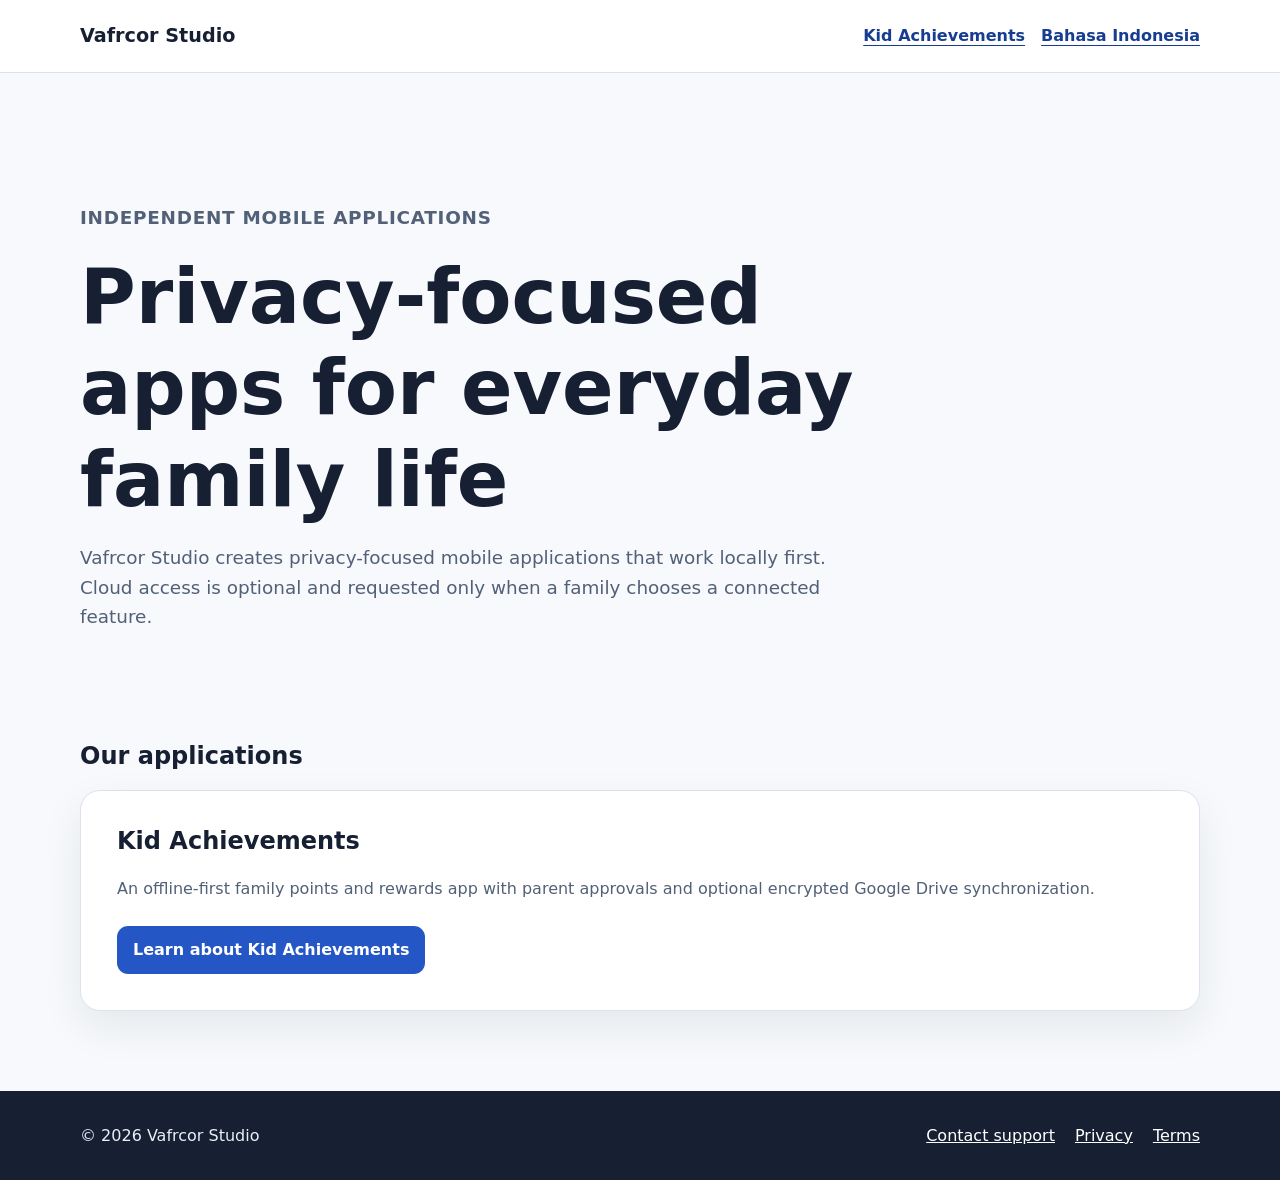
<file: index.html>
<!doctype html>
<html lang="en">
<head>
  <meta charset="utf-8">
  <meta name="viewport" content="width=device-width, initial-scale=1">
  <meta name="description" content="Vafrcor Studio creates privacy-focused mobile applications that work locally first.">
  <title>Vafrcor Studio | Privacy-focused mobile applications</title>
  <link rel="stylesheet" href="/assets/site.css">
</head>
<body>
  <a class="skip-link" href="#main">Skip to content</a>
  <header class="site-header">
    <div class="container header-inner">
      <a class="brand" href="/">Vafrcor Studio</a>
      <nav class="site-nav" aria-label="Main navigation">
        <a href="/kid-achievements/">Kid Achievements</a>
        <a class="language-link" lang="id" href="/id/">Bahasa Indonesia</a>
      </nav>
    </div>
  </header>
  <main id="main">
    <section class="hero">
      <div class="container">
        <p class="eyebrow">Independent mobile applications</p>
        <h1>Privacy-focused apps for everyday family life</h1>
        <p>Vafrcor Studio creates privacy-focused mobile applications that work locally first. Cloud access is optional and requested only when a family chooses a connected feature.</p>
      </div>
    </section>
    <section class="section" aria-labelledby="applications-heading">
      <div class="container">
        <h2 id="applications-heading">Our applications</h2>
        <div class="card-grid">
          <article class="app-card">
            <h2>Kid Achievements</h2>
            <p>An offline-first family points and rewards app with parent approvals and optional encrypted Google Drive synchronization.</p>
            <a class="button-link" href="/kid-achievements/">Learn about Kid Achievements</a>
          </article>
        </div>
      </div>
    </section>
  </main>
  <footer class="site-footer">
    <div class="container footer-inner">
      <span>© 2026 Vafrcor Studio</span>
      <div class="footer-links"><a href="mailto:vafrcor2009@gmail.com">Contact support</a><a href="/kid-achievements/privacy/">Privacy</a><a href="/kid-achievements/terms/">Terms</a></div>
    </div>
  </footer>
</body>
</html>
</file>
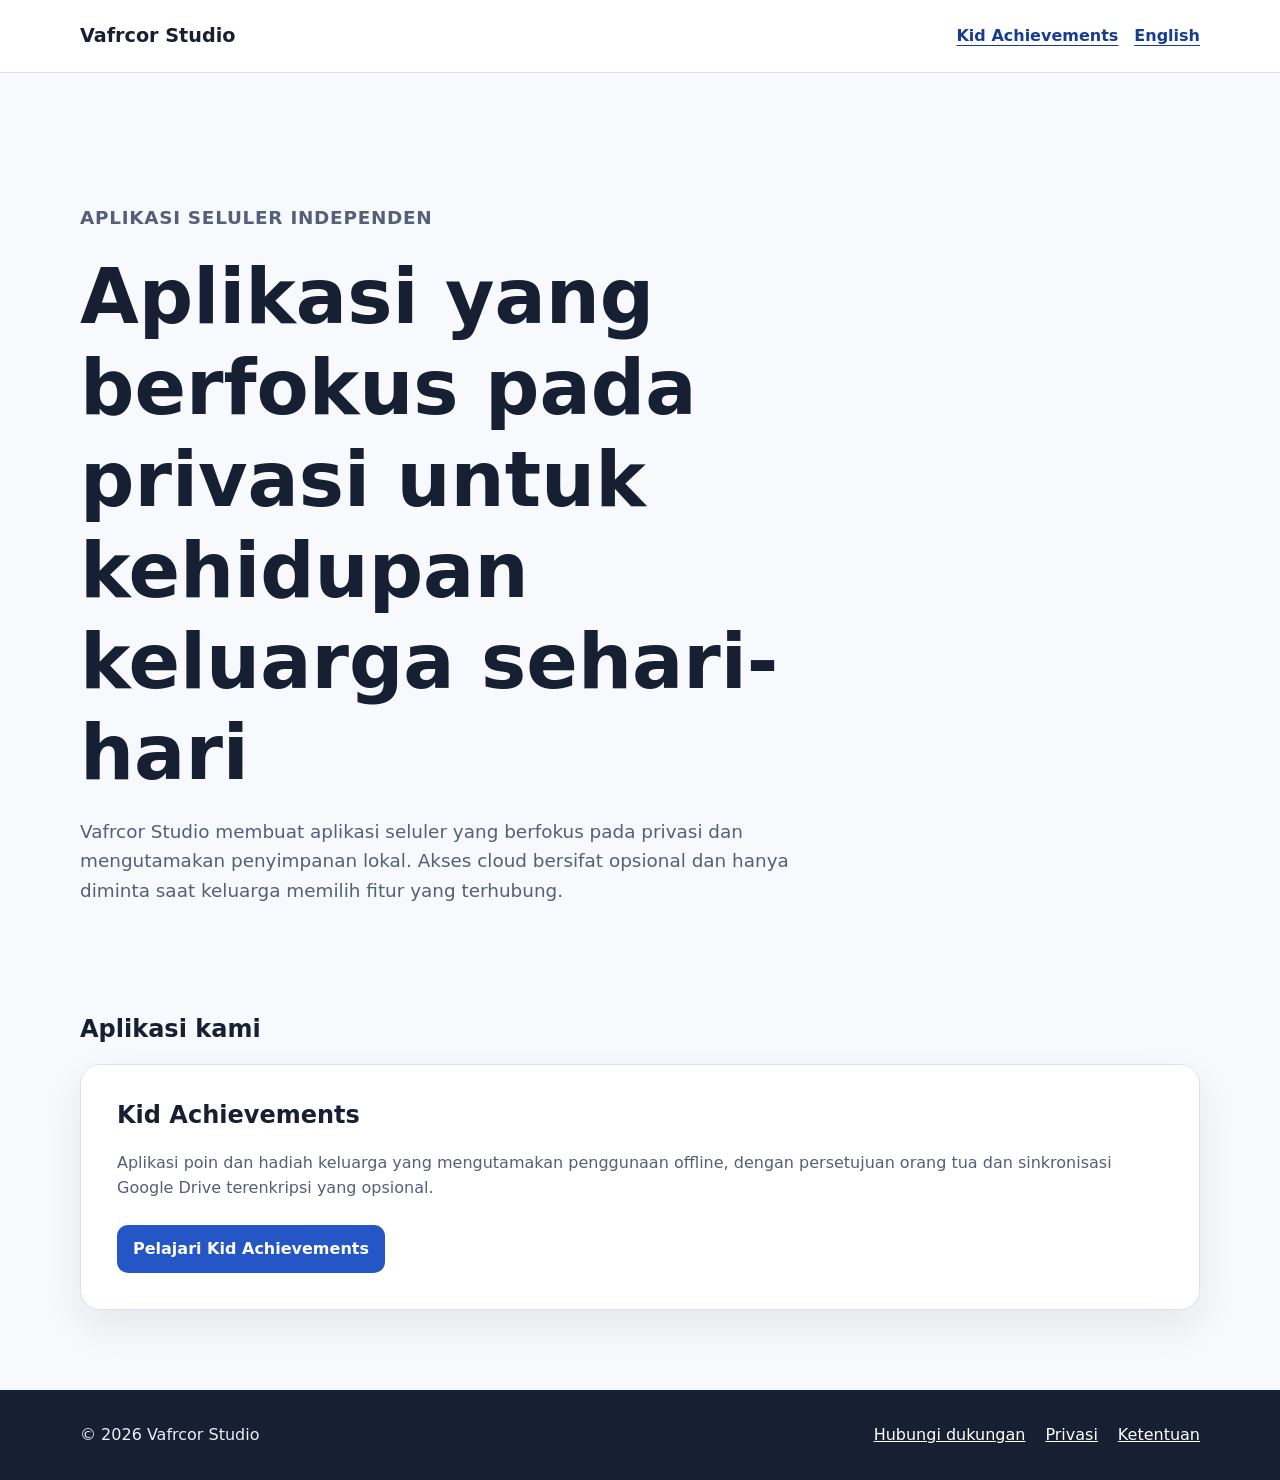
<file: id/index.html>
<!doctype html>
<html lang="id">
<head>
  <meta charset="utf-8">
  <meta name="viewport" content="width=device-width, initial-scale=1">
  <meta name="description" content="Vafrcor Studio membuat aplikasi seluler yang berfokus pada privasi dan mengutamakan penyimpanan lokal.">
  <title>Vafrcor Studio | Aplikasi seluler yang berfokus pada privasi</title>
  <link rel="stylesheet" href="/assets/site.css">
</head>
<body>
  <a class="skip-link" href="#main">Langsung ke konten</a>
  <header class="site-header">
    <div class="container header-inner">
      <a class="brand" href="/id/">Vafrcor Studio</a>
      <nav class="site-nav" aria-label="Navigasi utama">
        <a href="/kid-achievements/id/">Kid Achievements</a>
        <a class="language-link" lang="en" href="/">English</a>
      </nav>
    </div>
  </header>
  <main id="main">
    <section class="hero">
      <div class="container">
        <p class="eyebrow">Aplikasi seluler independen</p>
        <h1>Aplikasi yang berfokus pada privasi untuk kehidupan keluarga sehari-hari</h1>
        <p>Vafrcor Studio membuat aplikasi seluler yang berfokus pada privasi dan mengutamakan penyimpanan lokal. Akses cloud bersifat opsional dan hanya diminta saat keluarga memilih fitur yang terhubung.</p>
      </div>
    </section>
    <section class="section" aria-labelledby="applications-heading">
      <div class="container">
        <h2 id="applications-heading">Aplikasi kami</h2>
        <div class="card-grid">
          <article class="app-card">
            <h2>Kid Achievements</h2>
            <p>Aplikasi poin dan hadiah keluarga yang mengutamakan penggunaan offline, dengan persetujuan orang tua dan sinkronisasi Google Drive terenkripsi yang opsional.</p>
            <a class="button-link" href="/kid-achievements/id/">Pelajari Kid Achievements</a>
          </article>
        </div>
      </div>
    </section>
  </main>
  <footer class="site-footer">
    <div class="container footer-inner">
      <span>© 2026 Vafrcor Studio</span>
      <div class="footer-links"><a href="mailto:vafrcor2009@gmail.com">Hubungi dukungan</a><a href="/kid-achievements/privacy/id/">Privasi</a><a href="/kid-achievements/terms/id/">Ketentuan</a></div>
    </div>
  </footer>
</body>
</html>
</file>
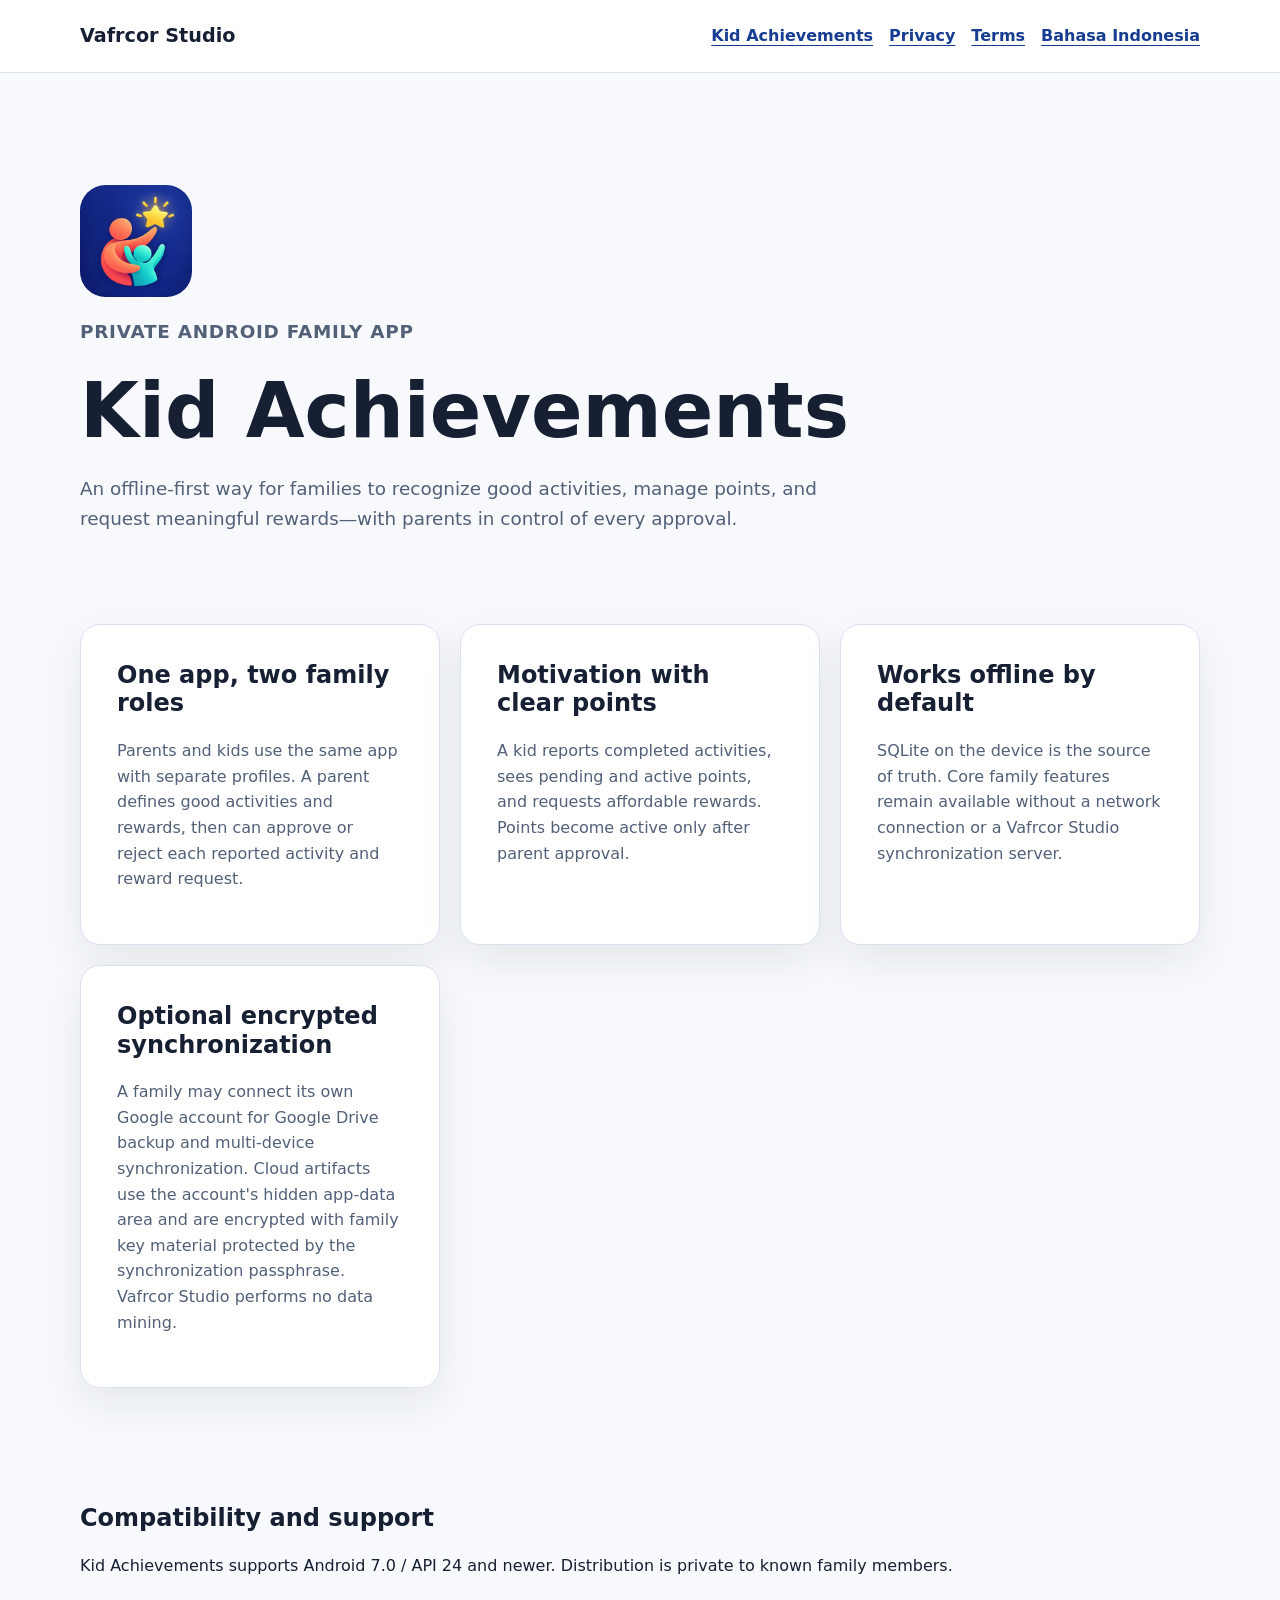
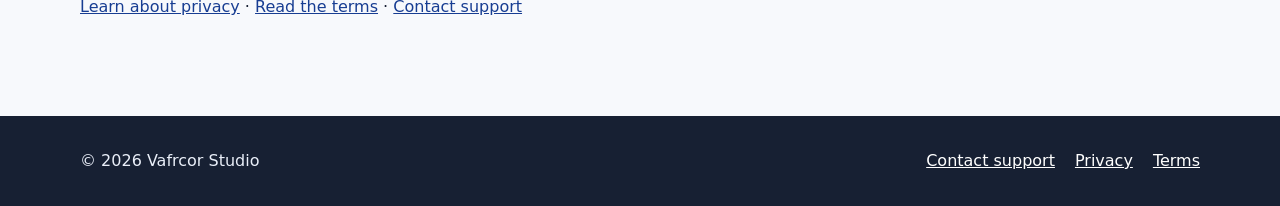
<file: kid-achievements/index.html>
<!doctype html>
<html lang="en">
<head>
  <meta charset="utf-8">
  <meta name="viewport" content="width=device-width, initial-scale=1">
  <meta name="description" content="Kid Achievements is a private, offline-first family points and rewards app for Android.">
  <title>Kid Achievements | Vafrcor Studio</title>
  <link rel="stylesheet" href="/assets/site.css">
</head>
<body>
  <a class="skip-link" href="#main">Skip to content</a>
  <header class="site-header">
    <div class="container header-inner">
      <a class="brand" href="/">Vafrcor Studio</a>
      <nav class="site-nav" aria-label="Main navigation">
        <a href="/kid-achievements/" aria-current="page">Kid Achievements</a>
        <a href="/kid-achievements/privacy/">Privacy</a>
        <a href="/kid-achievements/terms/">Terms</a>
        <a class="language-link" lang="id" href="/kid-achievements/id/">Bahasa Indonesia</a>
      </nav>
    </div>
  </header>
  <main id="main">
    <section class="hero">
      <div class="container">
        <img class="app-icon" src="/assets/kid-achievements-icon.png" alt="Kid Achievements app icon">
        <p class="eyebrow">Private Android family app</p>
        <h1>Kid Achievements</h1>
        <p>An offline-first way for families to recognize good activities, manage points, and request meaningful rewards—with parents in control of every approval.</p>
      </div>
    </section>
    <section class="section">
      <div class="container card-grid">
        <article class="app-card">
          <h2>One app, two family roles</h2>
          <p>Parents and kids use the same app with separate profiles. A parent defines good activities and rewards, then can approve or reject each reported activity and reward request.</p>
        </article>
        <article class="app-card">
          <h2>Motivation with clear points</h2>
          <p>A kid reports completed activities, sees pending and active points, and requests affordable rewards. Points become active only after parent approval.</p>
        </article>
        <article class="app-card">
          <h2>Works offline by default</h2>
          <p>SQLite on the device is the source of truth. Core family features remain available without a network connection or a Vafrcor Studio synchronization server.</p>
        </article>
        <article class="app-card">
          <h2>Optional encrypted synchronization</h2>
          <p>A family may connect its own Google account for Google Drive backup and multi-device synchronization. Cloud artifacts use the account's hidden app-data area and are encrypted with family key material protected by the synchronization passphrase. Vafrcor Studio performs no data mining.</p>
        </article>
      </div>
    </section>
    <section class="section">
      <div class="container">
        <h2>Compatibility and support</h2>
        <p>Kid Achievements supports Android 7.0 / API 24 and newer. Distribution is private to known family members.</p>
        <p><a href="/kid-achievements/privacy/">Learn about privacy</a> · <a href="/kid-achievements/terms/">Read the terms</a> · <a href="mailto:vafrcor2009@gmail.com">Contact support</a></p>
      </div>
    </section>
  </main>
  <footer class="site-footer">
    <div class="container footer-inner">
      <span>© 2026 Vafrcor Studio</span>
      <div class="footer-links"><a href="mailto:vafrcor2009@gmail.com">Contact support</a><a href="/kid-achievements/privacy/">Privacy</a><a href="/kid-achievements/terms/">Terms</a></div>
    </div>
  </footer>
</body>
</html>
</file>
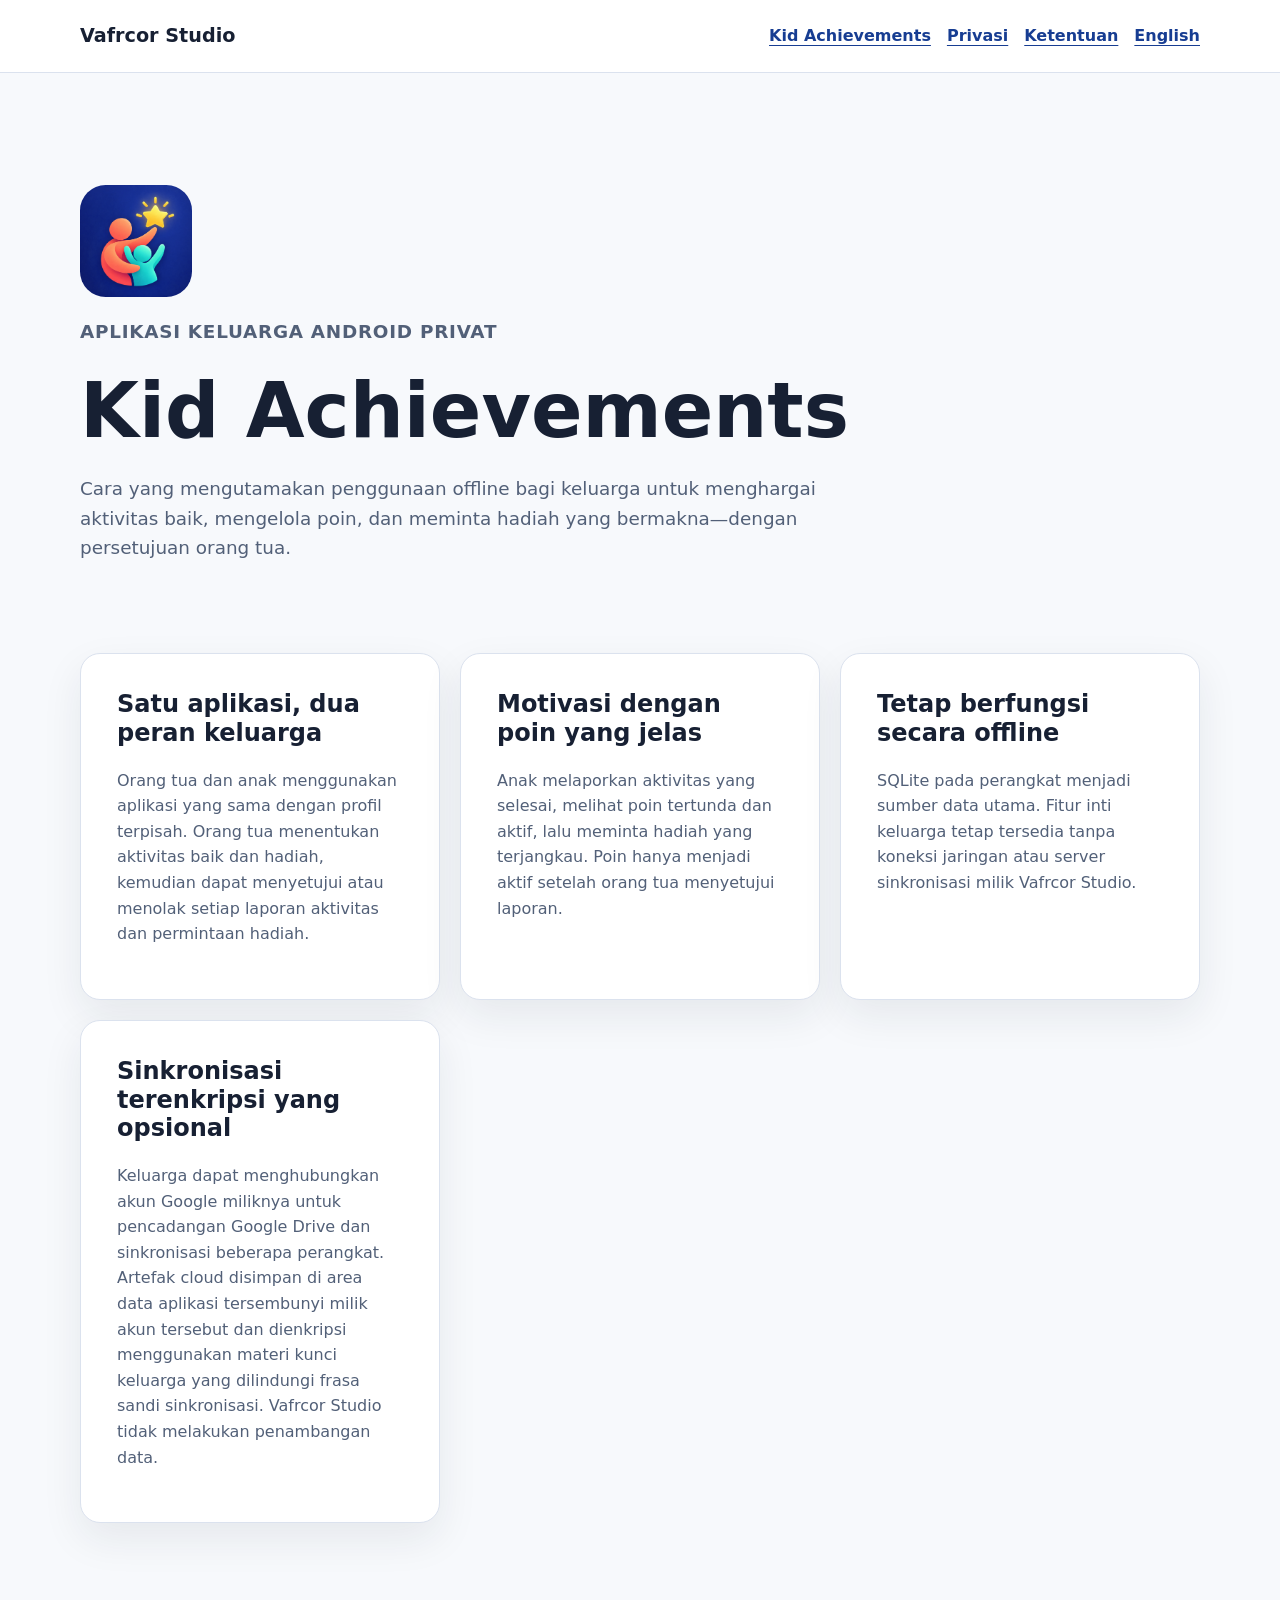
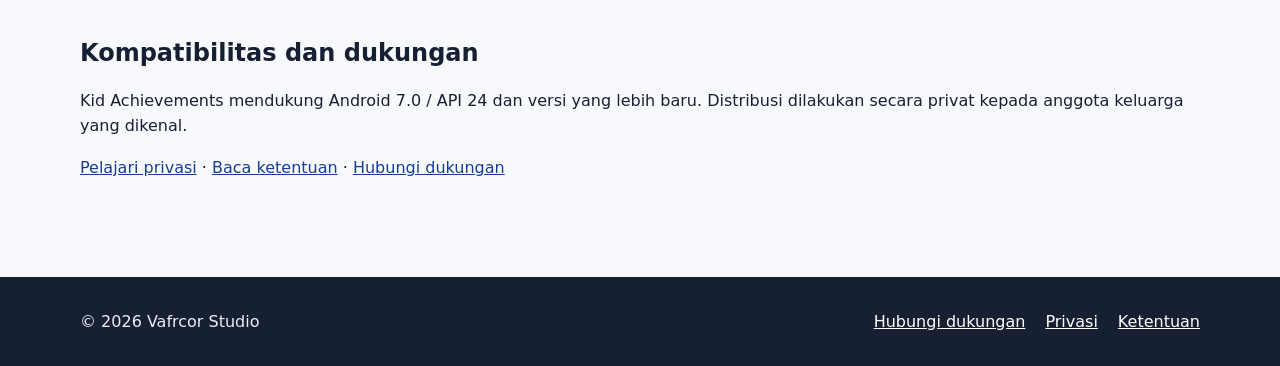
<file: kid-achievements/id/index.html>
<!doctype html>
<html lang="id">
<head>
  <meta charset="utf-8">
  <meta name="viewport" content="width=device-width, initial-scale=1">
  <meta name="description" content="Kid Achievements adalah aplikasi poin dan hadiah keluarga untuk Android yang privat dan mengutamakan penggunaan offline.">
  <title>Kid Achievements | Vafrcor Studio</title>
  <link rel="stylesheet" href="/assets/site.css">
</head>
<body>
  <a class="skip-link" href="#main">Langsung ke konten</a>
  <header class="site-header">
    <div class="container header-inner">
      <a class="brand" href="/id/">Vafrcor Studio</a>
      <nav class="site-nav" aria-label="Navigasi utama">
        <a href="/kid-achievements/id/" aria-current="page">Kid Achievements</a>
        <a href="/kid-achievements/privacy/id/">Privasi</a>
        <a href="/kid-achievements/terms/id/">Ketentuan</a>
        <a class="language-link" lang="en" href="/kid-achievements/">English</a>
      </nav>
    </div>
  </header>
  <main id="main">
    <section class="hero">
      <div class="container">
        <img class="app-icon" src="/assets/kid-achievements-icon.png" alt="Ikon aplikasi Kid Achievements">
        <p class="eyebrow">Aplikasi keluarga Android privat</p>
        <h1>Kid Achievements</h1>
        <p>Cara yang mengutamakan penggunaan offline bagi keluarga untuk menghargai aktivitas baik, mengelola poin, dan meminta hadiah yang bermakna—dengan persetujuan orang tua.</p>
      </div>
    </section>
    <section class="section">
      <div class="container card-grid">
        <article class="app-card">
          <h2>Satu aplikasi, dua peran keluarga</h2>
          <p>Orang tua dan anak menggunakan aplikasi yang sama dengan profil terpisah. Orang tua menentukan aktivitas baik dan hadiah, kemudian dapat menyetujui atau menolak setiap laporan aktivitas dan permintaan hadiah.</p>
        </article>
        <article class="app-card">
          <h2>Motivasi dengan poin yang jelas</h2>
          <p>Anak melaporkan aktivitas yang selesai, melihat poin tertunda dan aktif, lalu meminta hadiah yang terjangkau. Poin hanya menjadi aktif setelah orang tua menyetujui laporan.</p>
        </article>
        <article class="app-card">
          <h2>Tetap berfungsi secara offline</h2>
          <p>SQLite pada perangkat menjadi sumber data utama. Fitur inti keluarga tetap tersedia tanpa koneksi jaringan atau server sinkronisasi milik Vafrcor Studio.</p>
        </article>
        <article class="app-card">
          <h2>Sinkronisasi terenkripsi yang opsional</h2>
          <p>Keluarga dapat menghubungkan akun Google miliknya untuk pencadangan Google Drive dan sinkronisasi beberapa perangkat. Artefak cloud disimpan di area data aplikasi tersembunyi milik akun tersebut dan dienkripsi menggunakan materi kunci keluarga yang dilindungi frasa sandi sinkronisasi. Vafrcor Studio tidak melakukan penambangan data.</p>
        </article>
      </div>
    </section>
    <section class="section">
      <div class="container">
        <h2>Kompatibilitas dan dukungan</h2>
        <p>Kid Achievements mendukung Android 7.0 / API 24 dan versi yang lebih baru. Distribusi dilakukan secara privat kepada anggota keluarga yang dikenal.</p>
        <p><a href="/kid-achievements/privacy/id/">Pelajari privasi</a> · <a href="/kid-achievements/terms/id/">Baca ketentuan</a> · <a href="mailto:vafrcor2009@gmail.com">Hubungi dukungan</a></p>
      </div>
    </section>
  </main>
  <footer class="site-footer">
    <div class="container footer-inner">
      <span>© 2026 Vafrcor Studio</span>
      <div class="footer-links"><a href="mailto:vafrcor2009@gmail.com">Hubungi dukungan</a><a href="/kid-achievements/privacy/id/">Privasi</a><a href="/kid-achievements/terms/id/">Ketentuan</a></div>
    </div>
  </footer>
</body>
</html>
</file>
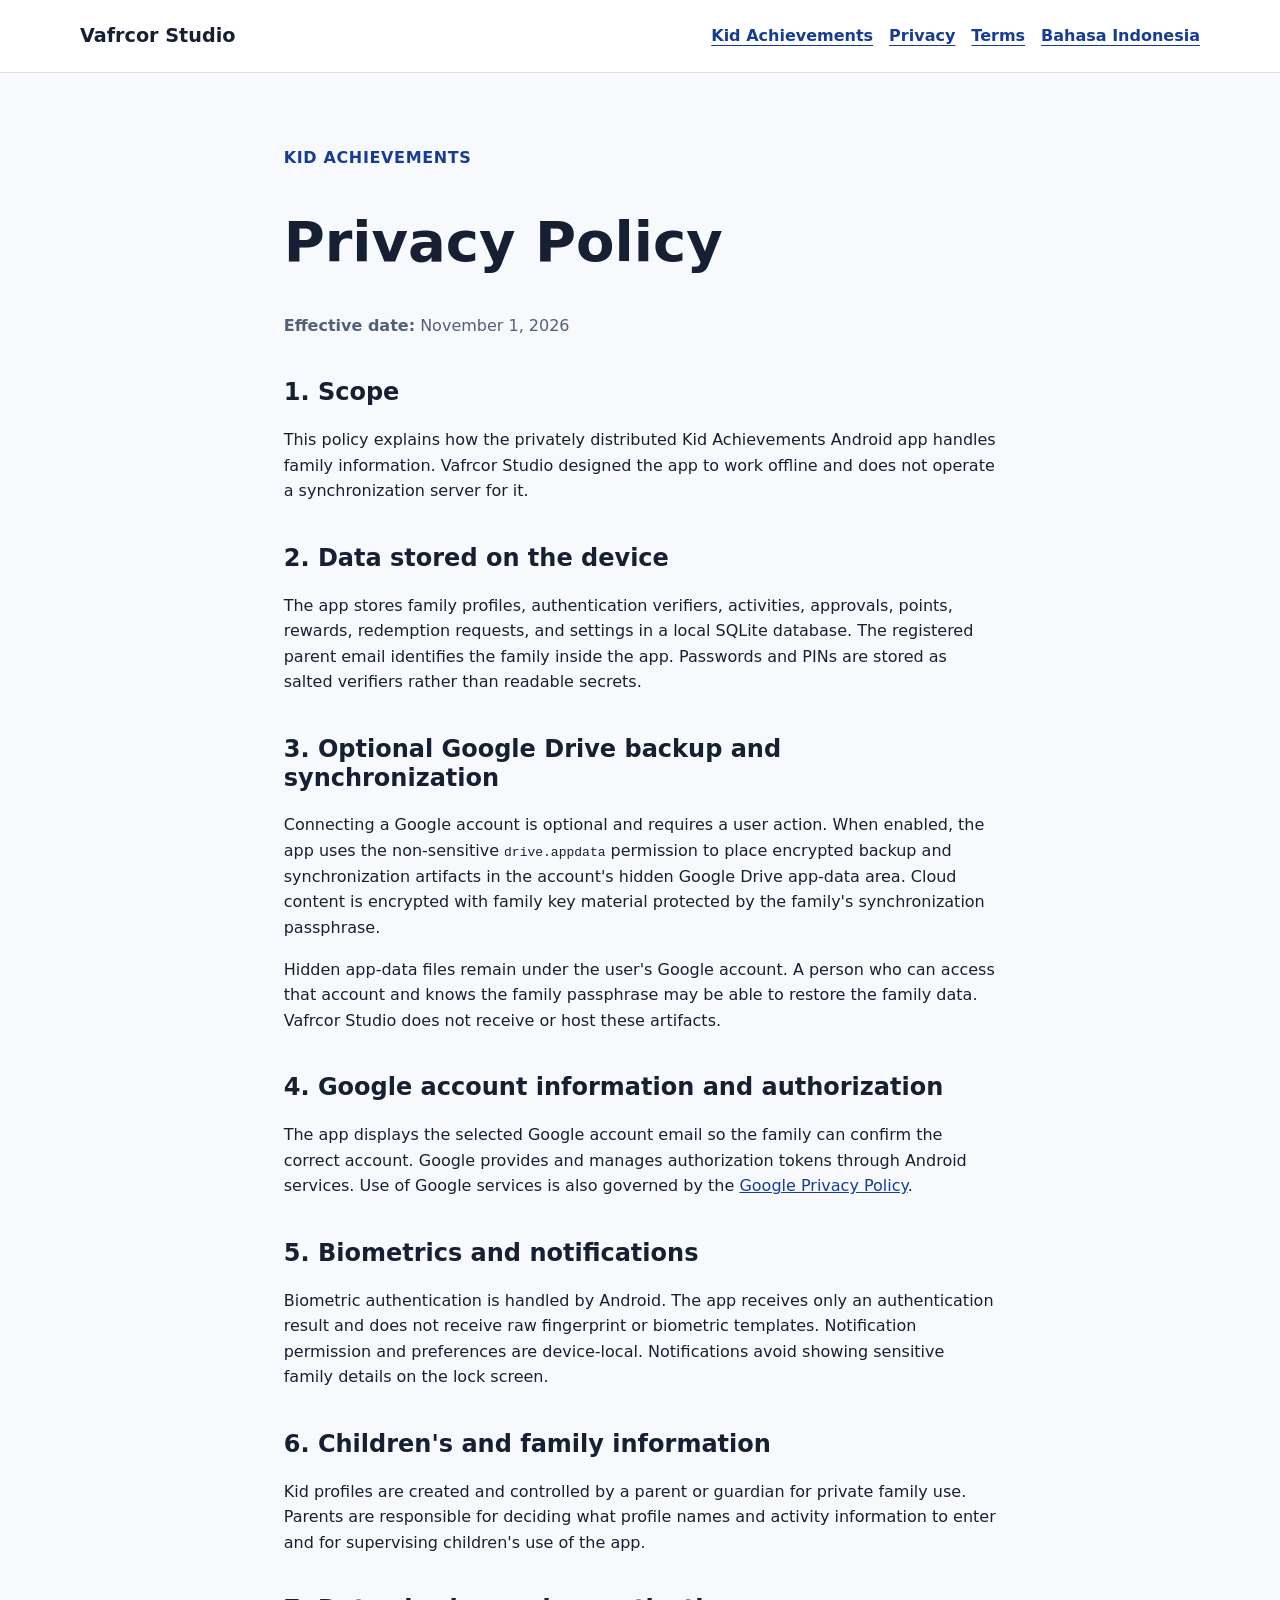
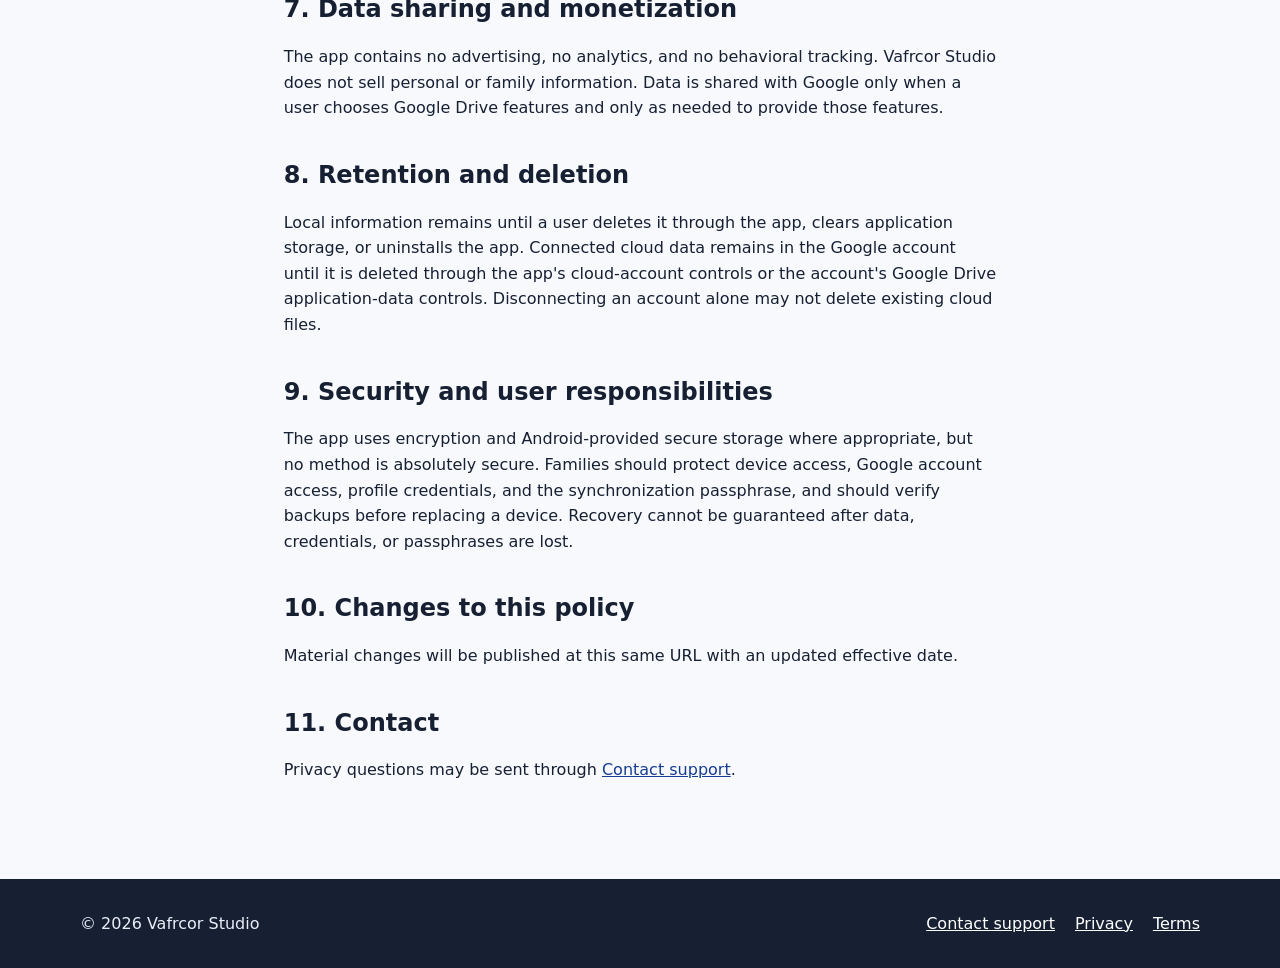
<file: kid-achievements/privacy/index.html>
<!doctype html>
<html lang="en">
<head>
  <meta charset="utf-8">
  <meta name="viewport" content="width=device-width, initial-scale=1">
  <meta name="description" content="Privacy policy for the Kid Achievements Android application by Vafrcor Studio.">
  <title>Kid Achievements Privacy Policy | Vafrcor Studio</title>
  <link rel="stylesheet" href="/assets/site.css">
</head>
<body>
  <a class="skip-link" href="#main">Skip to content</a>
  <header class="site-header"><div class="container header-inner"><a class="brand" href="/">Vafrcor Studio</a><nav class="site-nav" aria-label="Main navigation"><a href="/kid-achievements/">Kid Achievements</a><a href="/kid-achievements/privacy/" aria-current="page">Privacy</a><a href="/kid-achievements/terms/">Terms</a><a class="language-link" lang="id" href="/kid-achievements/privacy/id/">Bahasa Indonesia</a></nav></div></header>
  <main id="main" class="legal-content">
    <p class="eyebrow">Kid Achievements</p>
    <h1>Privacy Policy</h1>
    <p class="meta"><strong>Effective date:</strong> November 1, 2026</p>

    <h2>1. Scope</h2>
    <p>This policy explains how the privately distributed Kid Achievements Android app handles family information. Vafrcor Studio designed the app to work offline and does not operate a synchronization server for it.</p>

    <h2>2. Data stored on the device</h2>
    <p>The app stores family profiles, authentication verifiers, activities, approvals, points, rewards, redemption requests, and settings in a local SQLite database. The registered parent email identifies the family inside the app. Passwords and PINs are stored as salted verifiers rather than readable secrets.</p>

    <h2>3. Optional Google Drive backup and synchronization</h2>
    <p>Connecting a Google account is optional and requires a user action. When enabled, the app uses the non-sensitive <code>drive.appdata</code> permission to place encrypted backup and synchronization artifacts in the account's hidden Google Drive app-data area. Cloud content is encrypted with family key material protected by the family's synchronization passphrase.</p>
    <p>Hidden app-data files remain under the user's Google account. A person who can access that account and knows the family passphrase may be able to restore the family data. Vafrcor Studio does not receive or host these artifacts.</p>

    <h2>4. Google account information and authorization</h2>
    <p>The app displays the selected Google account email so the family can confirm the correct account. Google provides and manages authorization tokens through Android services. Use of Google services is also governed by the <a href="https://policies.google.com/privacy">Google Privacy Policy</a>.</p>

    <h2>5. Biometrics and notifications</h2>
    <p>Biometric authentication is handled by Android. The app receives only an authentication result and does not receive raw fingerprint or biometric templates. Notification permission and preferences are device-local. Notifications avoid showing sensitive family details on the lock screen.</p>

    <h2>6. Children's and family information</h2>
    <p>Kid profiles are created and controlled by a parent or guardian for private family use. Parents are responsible for deciding what profile names and activity information to enter and for supervising children's use of the app.</p>

    <h2>7. Data sharing and monetization</h2>
    <p>The app contains no advertising, no analytics, and no behavioral tracking. Vafrcor Studio does not sell personal or family information. Data is shared with Google only when a user chooses Google Drive features and only as needed to provide those features.</p>

    <h2>8. Retention and deletion</h2>
    <p>Local information remains until a user deletes it through the app, clears application storage, or uninstalls the app. Connected cloud data remains in the Google account until it is deleted through the app's cloud-account controls or the account's Google Drive application-data controls. Disconnecting an account alone may not delete existing cloud files.</p>

    <h2>9. Security and user responsibilities</h2>
    <p>The app uses encryption and Android-provided secure storage where appropriate, but no method is absolutely secure. Families should protect device access, Google account access, profile credentials, and the synchronization passphrase, and should verify backups before replacing a device. Recovery cannot be guaranteed after data, credentials, or passphrases are lost.</p>

    <h2>10. Changes to this policy</h2>
    <p>Material changes will be published at this same URL with an updated effective date.</p>

    <h2>11. Contact</h2>
    <p>Privacy questions may be sent through <a href="mailto:vafrcor2009@gmail.com">Contact support</a>.</p>
  </main>
  <footer class="site-footer"><div class="container footer-inner"><span>© 2026 Vafrcor Studio</span><div class="footer-links"><a href="mailto:vafrcor2009@gmail.com">Contact support</a><a href="/kid-achievements/privacy/">Privacy</a><a href="/kid-achievements/terms/">Terms</a></div></div></footer>
</body>
</html>
</file>
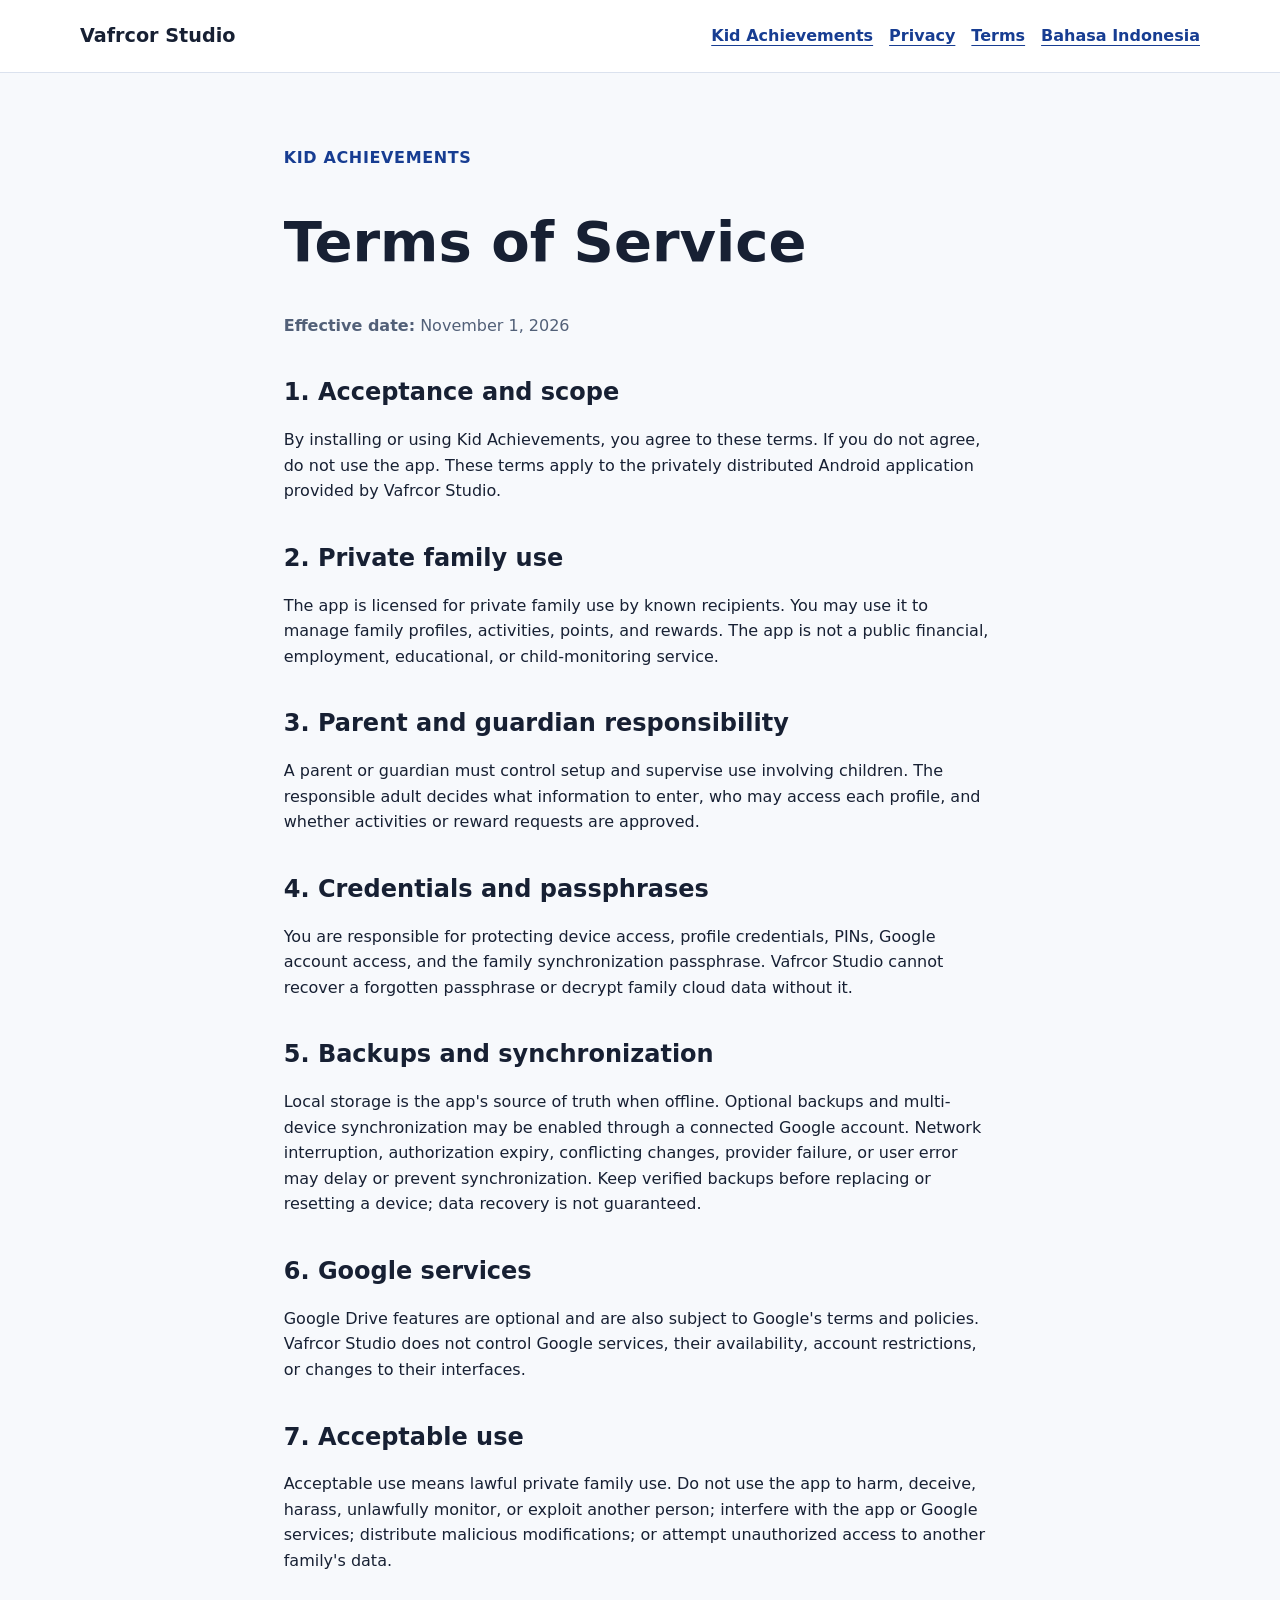
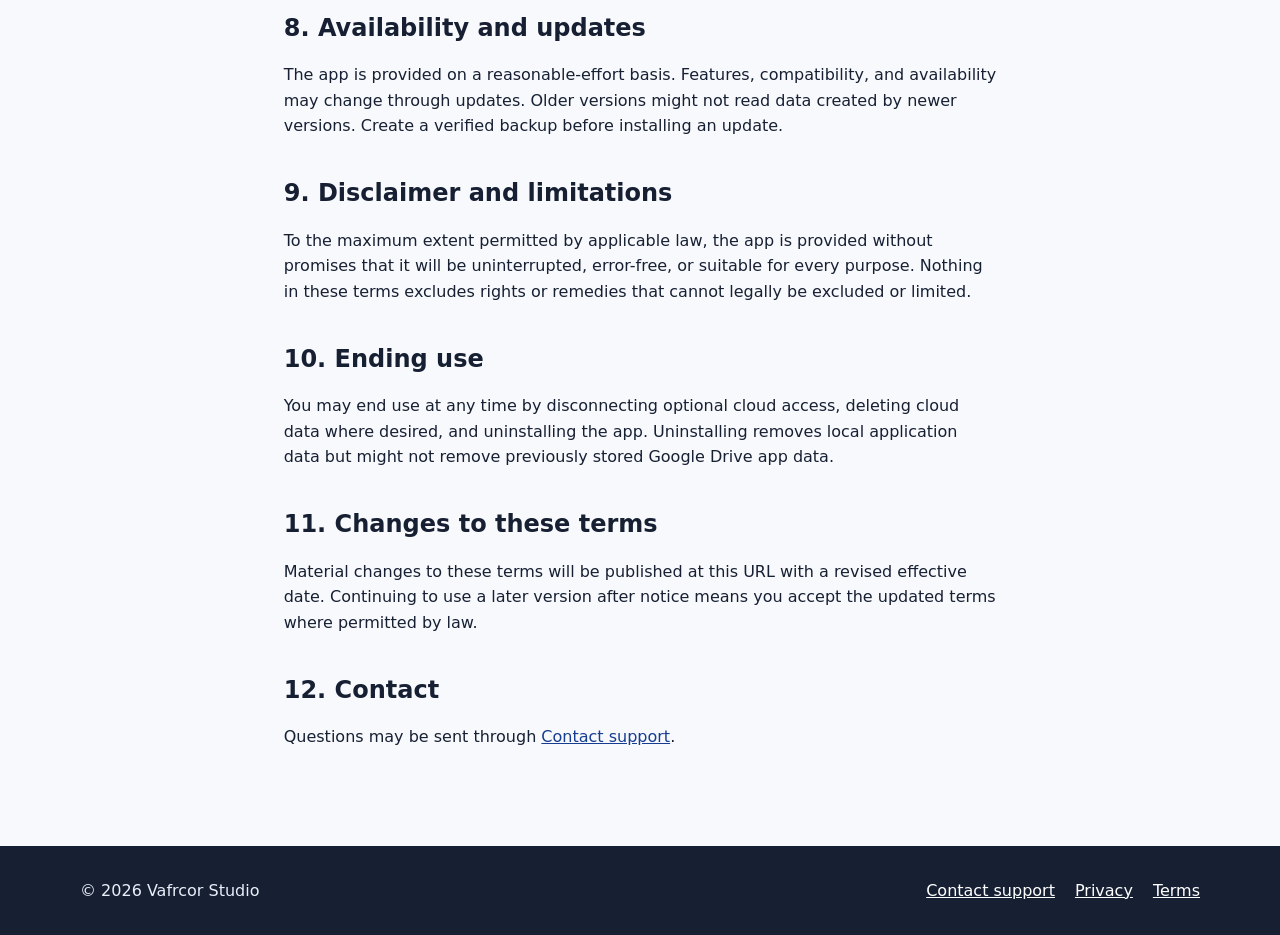
<file: kid-achievements/terms/index.html>
<!doctype html>
<html lang="en">
<head>
  <meta charset="utf-8">
  <meta name="viewport" content="width=device-width, initial-scale=1">
  <meta name="description" content="Terms of service for the privately distributed Kid Achievements Android application.">
  <title>Kid Achievements Terms of Service | Vafrcor Studio</title>
  <link rel="stylesheet" href="/assets/site.css">
</head>
<body>
  <a class="skip-link" href="#main">Skip to content</a>
  <header class="site-header"><div class="container header-inner"><a class="brand" href="/">Vafrcor Studio</a><nav class="site-nav" aria-label="Main navigation"><a href="/kid-achievements/">Kid Achievements</a><a href="/kid-achievements/privacy/">Privacy</a><a href="/kid-achievements/terms/" aria-current="page">Terms</a><a class="language-link" lang="id" href="/kid-achievements/terms/id/">Bahasa Indonesia</a></nav></div></header>
  <main id="main" class="legal-content">
    <p class="eyebrow">Kid Achievements</p>
    <h1>Terms of Service</h1>
    <p class="meta"><strong>Effective date:</strong> November 1, 2026</p>

    <h2>1. Acceptance and scope</h2>
    <p>By installing or using Kid Achievements, you agree to these terms. If you do not agree, do not use the app. These terms apply to the privately distributed Android application provided by Vafrcor Studio.</p>

    <h2>2. Private family use</h2>
    <p>The app is licensed for private family use by known recipients. You may use it to manage family profiles, activities, points, and rewards. The app is not a public financial, employment, educational, or child-monitoring service.</p>

    <h2>3. Parent and guardian responsibility</h2>
    <p>A parent or guardian must control setup and supervise use involving children. The responsible adult decides what information to enter, who may access each profile, and whether activities or reward requests are approved.</p>

    <h2>4. Credentials and passphrases</h2>
    <p>You are responsible for protecting device access, profile credentials, PINs, Google account access, and the family synchronization passphrase. Vafrcor Studio cannot recover a forgotten passphrase or decrypt family cloud data without it.</p>

    <h2>5. Backups and synchronization</h2>
    <p>Local storage is the app's source of truth when offline. Optional backups and multi-device synchronization may be enabled through a connected Google account. Network interruption, authorization expiry, conflicting changes, provider failure, or user error may delay or prevent synchronization. Keep verified backups before replacing or resetting a device; data recovery is not guaranteed.</p>

    <h2>6. Google services</h2>
    <p>Google Drive features are optional and are also subject to Google's terms and policies. Vafrcor Studio does not control Google services, their availability, account restrictions, or changes to their interfaces.</p>

    <h2>7. Acceptable use</h2>
    <p>Acceptable use means lawful private family use. Do not use the app to harm, deceive, harass, unlawfully monitor, or exploit another person; interfere with the app or Google services; distribute malicious modifications; or attempt unauthorized access to another family's data.</p>

    <h2>8. Availability and updates</h2>
    <p>The app is provided on a reasonable-effort basis. Features, compatibility, and availability may change through updates. Older versions might not read data created by newer versions. Create a verified backup before installing an update.</p>

    <h2>9. Disclaimer and limitations</h2>
    <p>To the maximum extent permitted by applicable law, the app is provided without promises that it will be uninterrupted, error-free, or suitable for every purpose. Nothing in these terms excludes rights or remedies that cannot legally be excluded or limited.</p>

    <h2>10. Ending use</h2>
    <p>You may end use at any time by disconnecting optional cloud access, deleting cloud data where desired, and uninstalling the app. Uninstalling removes local application data but might not remove previously stored Google Drive app data.</p>

    <h2>11. Changes to these terms</h2>
    <p>Material changes to these terms will be published at this URL with a revised effective date. Continuing to use a later version after notice means you accept the updated terms where permitted by law.</p>

    <h2>12. Contact</h2>
    <p>Questions may be sent through <a href="mailto:vafrcor2009@gmail.com">Contact support</a>.</p>
  </main>
  <footer class="site-footer"><div class="container footer-inner"><span>© 2026 Vafrcor Studio</span><div class="footer-links"><a href="mailto:vafrcor2009@gmail.com">Contact support</a><a href="/kid-achievements/privacy/">Privacy</a><a href="/kid-achievements/terms/">Terms</a></div></div></footer>
</body>
</html>
</file>
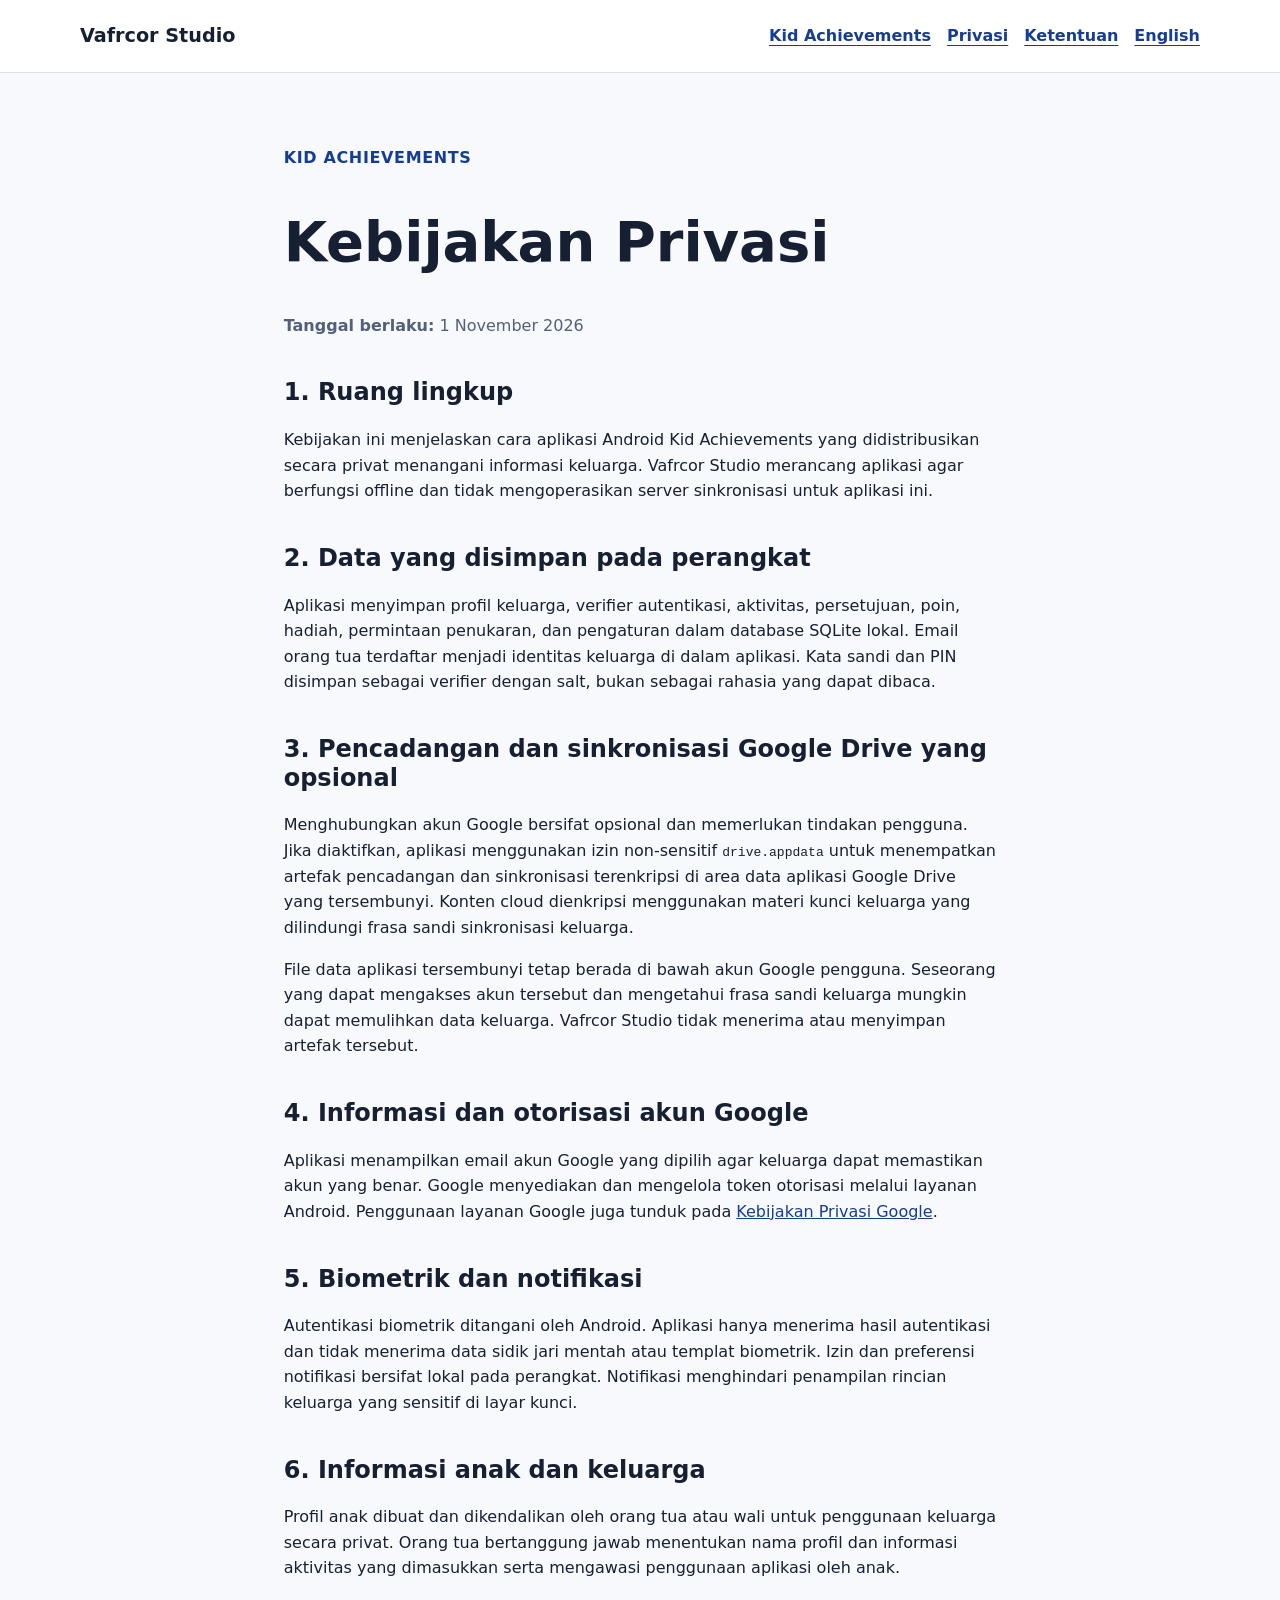
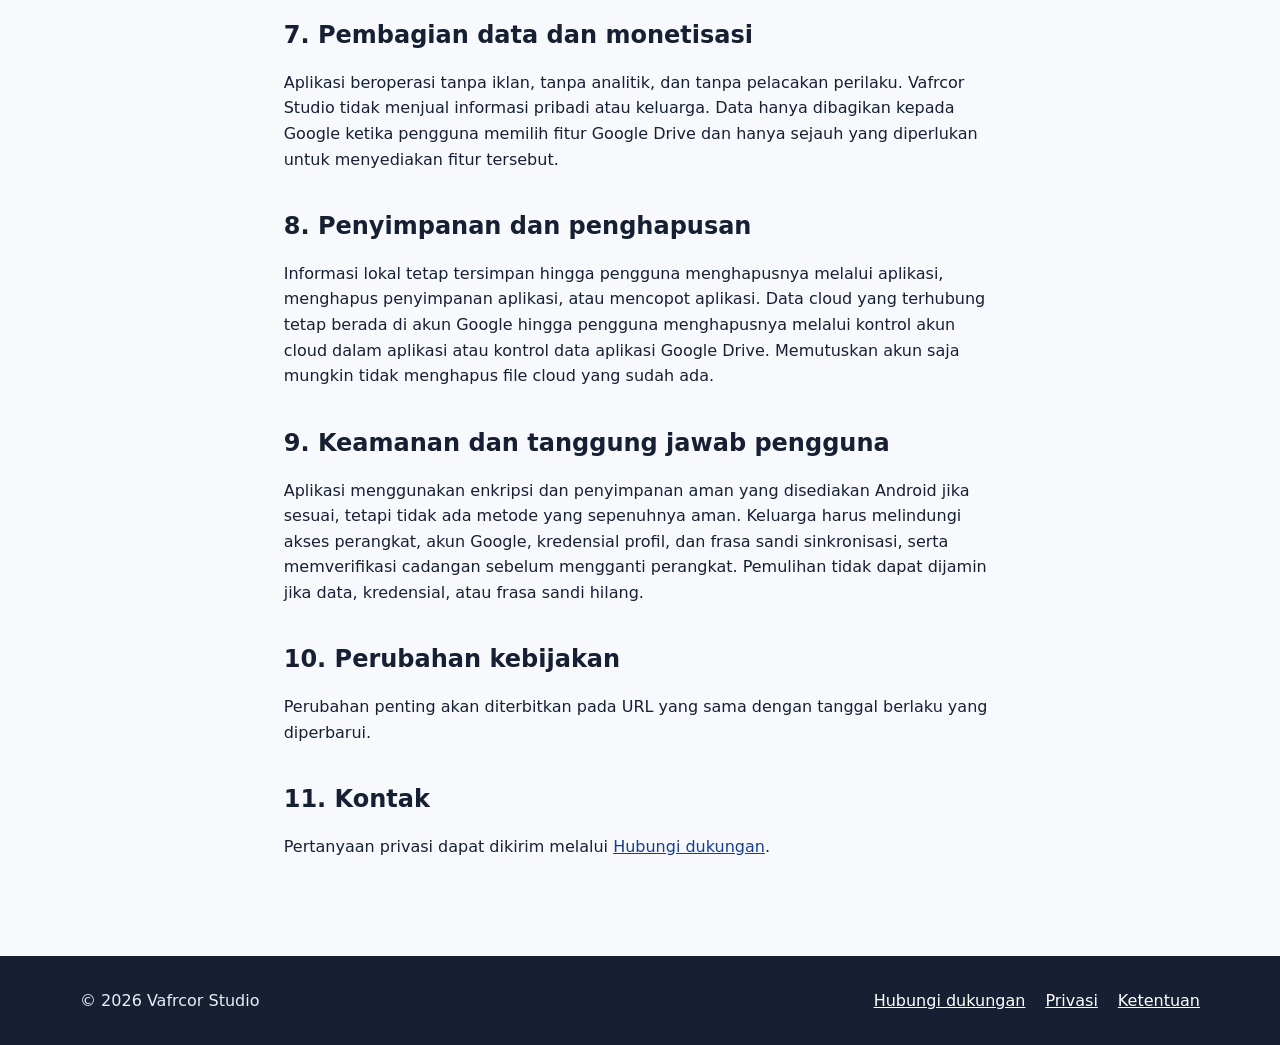
<file: kid-achievements/privacy/id/index.html>
<!doctype html>
<html lang="id">
<head>
  <meta charset="utf-8">
  <meta name="viewport" content="width=device-width, initial-scale=1">
  <meta name="description" content="Kebijakan privasi untuk aplikasi Android Kid Achievements dari Vafrcor Studio.">
  <title>Kebijakan Privasi Kid Achievements | Vafrcor Studio</title>
  <link rel="stylesheet" href="/assets/site.css">
</head>
<body>
  <a class="skip-link" href="#main">Langsung ke konten</a>
  <header class="site-header"><div class="container header-inner"><a class="brand" href="/id/">Vafrcor Studio</a><nav class="site-nav" aria-label="Navigasi utama"><a href="/kid-achievements/id/">Kid Achievements</a><a href="/kid-achievements/privacy/id/" aria-current="page">Privasi</a><a href="/kid-achievements/terms/id/">Ketentuan</a><a class="language-link" lang="en" href="/kid-achievements/privacy/">English</a></nav></div></header>
  <main id="main" class="legal-content">
    <p class="eyebrow">Kid Achievements</p>
    <h1>Kebijakan Privasi</h1>
    <p class="meta"><strong>Tanggal berlaku:</strong> 1 November 2026</p>

    <h2>1. Ruang lingkup</h2>
    <p>Kebijakan ini menjelaskan cara aplikasi Android Kid Achievements yang didistribusikan secara privat menangani informasi keluarga. Vafrcor Studio merancang aplikasi agar berfungsi offline dan tidak mengoperasikan server sinkronisasi untuk aplikasi ini.</p>

    <h2>2. Data yang disimpan pada perangkat</h2>
    <p>Aplikasi menyimpan profil keluarga, verifier autentikasi, aktivitas, persetujuan, poin, hadiah, permintaan penukaran, dan pengaturan dalam database SQLite lokal. Email orang tua terdaftar menjadi identitas keluarga di dalam aplikasi. Kata sandi dan PIN disimpan sebagai verifier dengan salt, bukan sebagai rahasia yang dapat dibaca.</p>

    <h2>3. Pencadangan dan sinkronisasi Google Drive yang opsional</h2>
    <p>Menghubungkan akun Google bersifat opsional dan memerlukan tindakan pengguna. Jika diaktifkan, aplikasi menggunakan izin non-sensitif <code>drive.appdata</code> untuk menempatkan artefak pencadangan dan sinkronisasi terenkripsi di area data aplikasi Google Drive yang tersembunyi. Konten cloud dienkripsi menggunakan materi kunci keluarga yang dilindungi frasa sandi sinkronisasi keluarga.</p>
    <p>File data aplikasi tersembunyi tetap berada di bawah akun Google pengguna. Seseorang yang dapat mengakses akun tersebut dan mengetahui frasa sandi keluarga mungkin dapat memulihkan data keluarga. Vafrcor Studio tidak menerima atau menyimpan artefak tersebut.</p>

    <h2>4. Informasi dan otorisasi akun Google</h2>
    <p>Aplikasi menampilkan email akun Google yang dipilih agar keluarga dapat memastikan akun yang benar. Google menyediakan dan mengelola token otorisasi melalui layanan Android. Penggunaan layanan Google juga tunduk pada <a href="https://policies.google.com/privacy">Kebijakan Privasi Google</a>.</p>

    <h2>5. Biometrik dan notifikasi</h2>
    <p>Autentikasi biometrik ditangani oleh Android. Aplikasi hanya menerima hasil autentikasi dan tidak menerima data sidik jari mentah atau templat biometrik. Izin dan preferensi notifikasi bersifat lokal pada perangkat. Notifikasi menghindari penampilan rincian keluarga yang sensitif di layar kunci.</p>

    <h2>6. Informasi anak dan keluarga</h2>
    <p>Profil anak dibuat dan dikendalikan oleh orang tua atau wali untuk penggunaan keluarga secara privat. Orang tua bertanggung jawab menentukan nama profil dan informasi aktivitas yang dimasukkan serta mengawasi penggunaan aplikasi oleh anak.</p>

    <h2>7. Pembagian data dan monetisasi</h2>
    <p>Aplikasi beroperasi tanpa iklan, tanpa analitik, dan tanpa pelacakan perilaku. Vafrcor Studio tidak menjual informasi pribadi atau keluarga. Data hanya dibagikan kepada Google ketika pengguna memilih fitur Google Drive dan hanya sejauh yang diperlukan untuk menyediakan fitur tersebut.</p>

    <h2>8. Penyimpanan dan penghapusan</h2>
    <p>Informasi lokal tetap tersimpan hingga pengguna menghapusnya melalui aplikasi, menghapus penyimpanan aplikasi, atau mencopot aplikasi. Data cloud yang terhubung tetap berada di akun Google hingga pengguna menghapusnya melalui kontrol akun cloud dalam aplikasi atau kontrol data aplikasi Google Drive. Memutuskan akun saja mungkin tidak menghapus file cloud yang sudah ada.</p>

    <h2>9. Keamanan dan tanggung jawab pengguna</h2>
    <p>Aplikasi menggunakan enkripsi dan penyimpanan aman yang disediakan Android jika sesuai, tetapi tidak ada metode yang sepenuhnya aman. Keluarga harus melindungi akses perangkat, akun Google, kredensial profil, dan frasa sandi sinkronisasi, serta memverifikasi cadangan sebelum mengganti perangkat. Pemulihan tidak dapat dijamin jika data, kredensial, atau frasa sandi hilang.</p>

    <h2>10. Perubahan kebijakan</h2>
    <p>Perubahan penting akan diterbitkan pada URL yang sama dengan tanggal berlaku yang diperbarui.</p>

    <h2>11. Kontak</h2>
    <p>Pertanyaan privasi dapat dikirim melalui <a href="mailto:vafrcor2009@gmail.com">Hubungi dukungan</a>.</p>
  </main>
  <footer class="site-footer"><div class="container footer-inner"><span>© 2026 Vafrcor Studio</span><div class="footer-links"><a href="mailto:vafrcor2009@gmail.com">Hubungi dukungan</a><a href="/kid-achievements/privacy/id/">Privasi</a><a href="/kid-achievements/terms/id/">Ketentuan</a></div></div></footer>
</body>
</html>
</file>
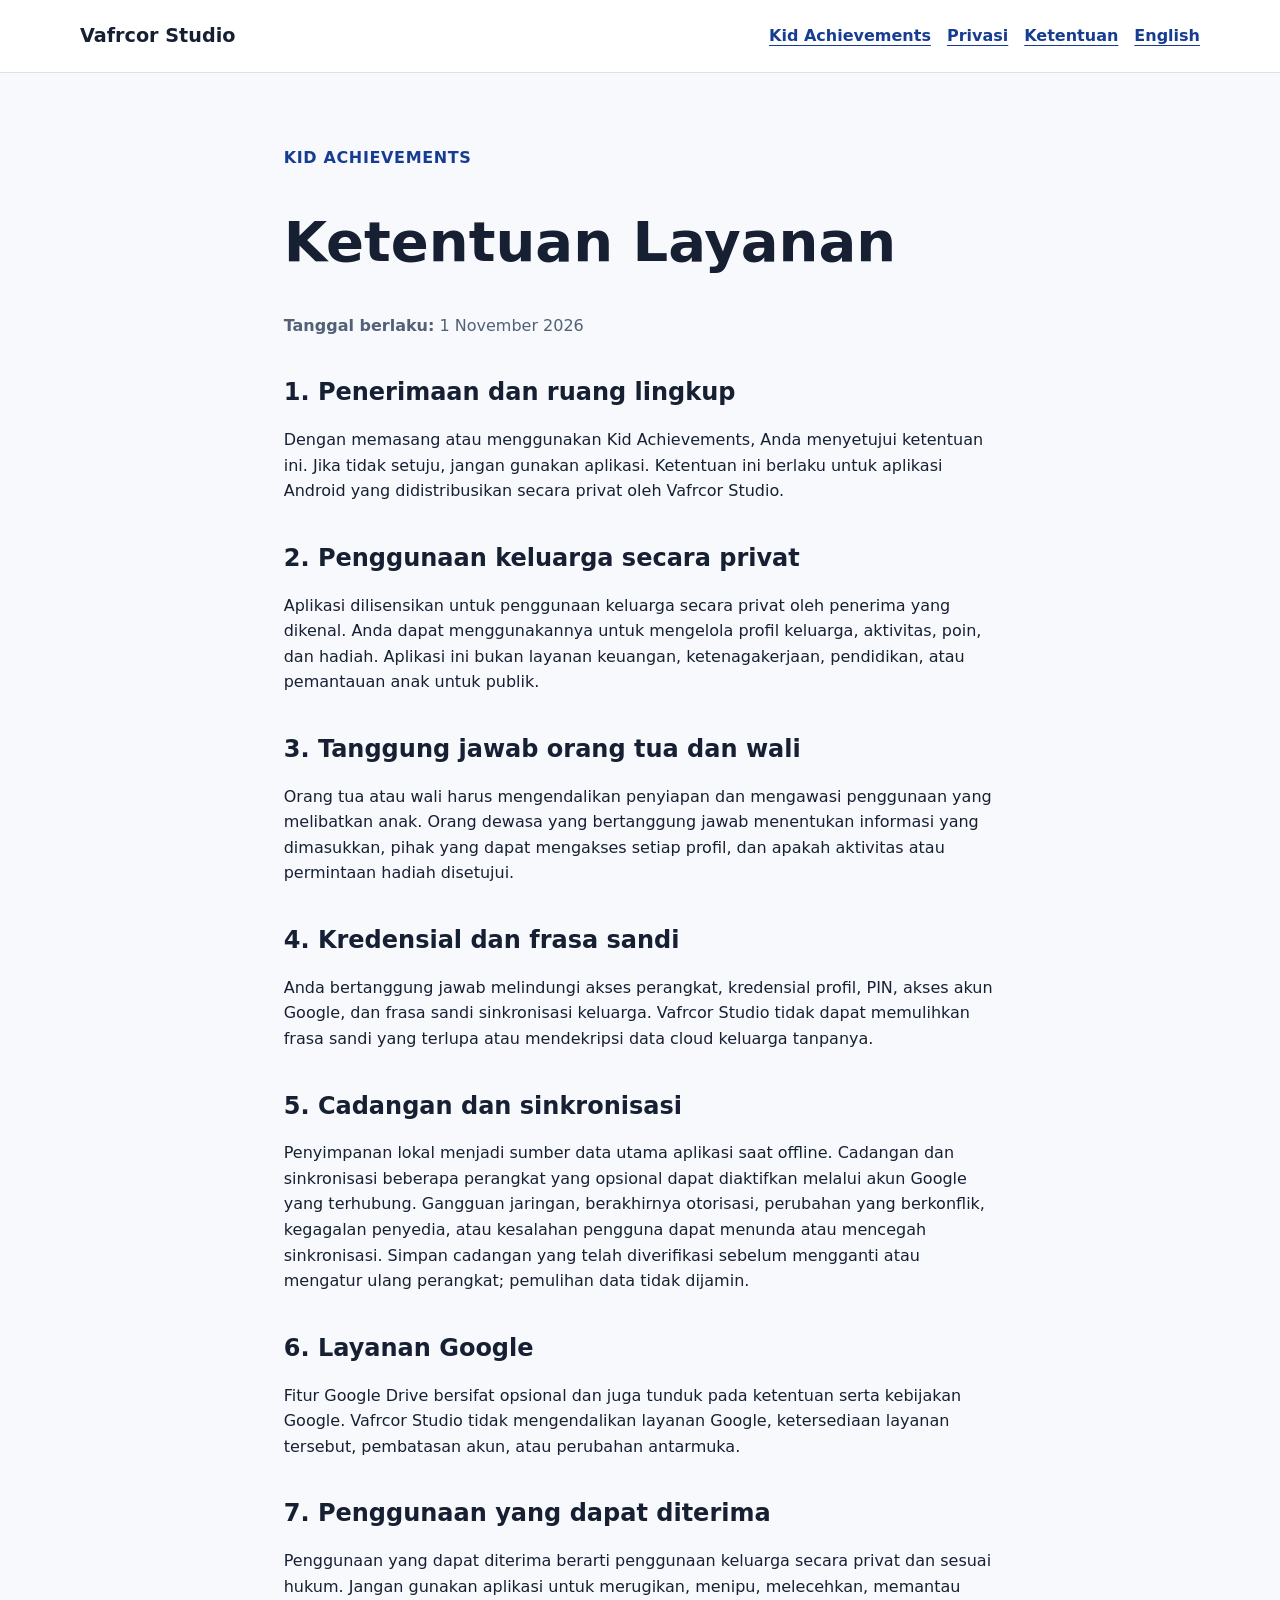
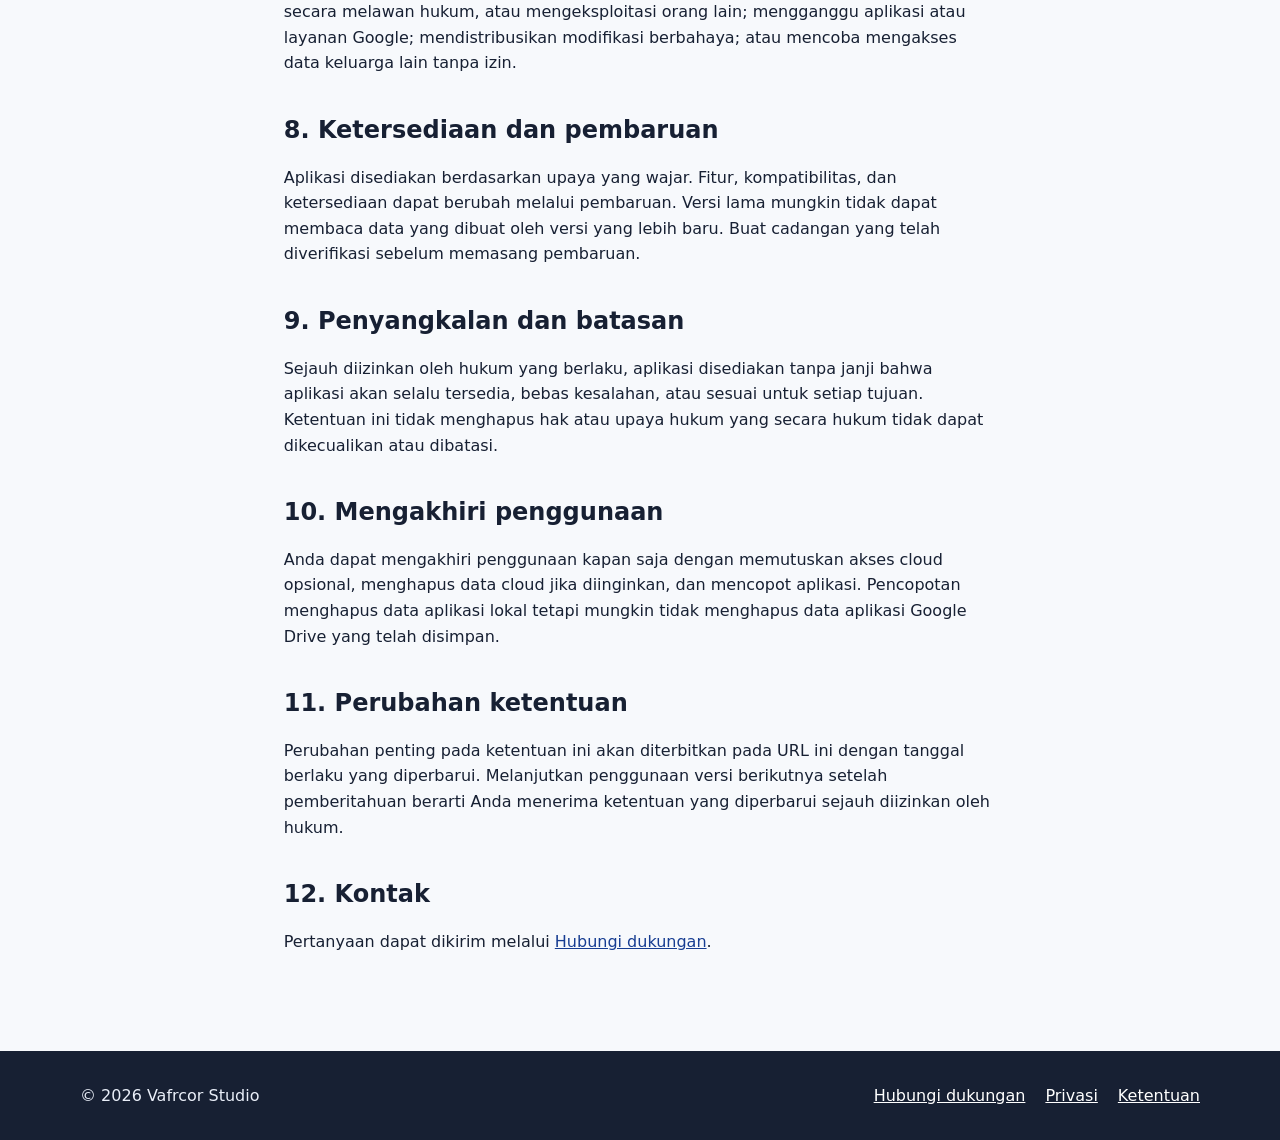
<file: kid-achievements/terms/id/index.html>
<!doctype html>
<html lang="id">
<head>
  <meta charset="utf-8">
  <meta name="viewport" content="width=device-width, initial-scale=1">
  <meta name="description" content="Ketentuan layanan untuk aplikasi Android Kid Achievements yang didistribusikan secara privat.">
  <title>Ketentuan Layanan Kid Achievements | Vafrcor Studio</title>
  <link rel="stylesheet" href="/assets/site.css">
</head>
<body>
  <a class="skip-link" href="#main">Langsung ke konten</a>
  <header class="site-header"><div class="container header-inner"><a class="brand" href="/id/">Vafrcor Studio</a><nav class="site-nav" aria-label="Navigasi utama"><a href="/kid-achievements/id/">Kid Achievements</a><a href="/kid-achievements/privacy/id/">Privasi</a><a href="/kid-achievements/terms/id/" aria-current="page">Ketentuan</a><a class="language-link" lang="en" href="/kid-achievements/terms/">English</a></nav></div></header>
  <main id="main" class="legal-content">
    <p class="eyebrow">Kid Achievements</p>
    <h1>Ketentuan Layanan</h1>
    <p class="meta"><strong>Tanggal berlaku:</strong> 1 November 2026</p>

    <h2>1. Penerimaan dan ruang lingkup</h2>
    <p>Dengan memasang atau menggunakan Kid Achievements, Anda menyetujui ketentuan ini. Jika tidak setuju, jangan gunakan aplikasi. Ketentuan ini berlaku untuk aplikasi Android yang didistribusikan secara privat oleh Vafrcor Studio.</p>

    <h2>2. Penggunaan keluarga secara privat</h2>
    <p>Aplikasi dilisensikan untuk penggunaan keluarga secara privat oleh penerima yang dikenal. Anda dapat menggunakannya untuk mengelola profil keluarga, aktivitas, poin, dan hadiah. Aplikasi ini bukan layanan keuangan, ketenagakerjaan, pendidikan, atau pemantauan anak untuk publik.</p>

    <h2>3. Tanggung jawab orang tua dan wali</h2>
    <p>Orang tua atau wali harus mengendalikan penyiapan dan mengawasi penggunaan yang melibatkan anak. Orang dewasa yang bertanggung jawab menentukan informasi yang dimasukkan, pihak yang dapat mengakses setiap profil, dan apakah aktivitas atau permintaan hadiah disetujui.</p>

    <h2>4. Kredensial dan frasa sandi</h2>
    <p>Anda bertanggung jawab melindungi akses perangkat, kredensial profil, PIN, akses akun Google, dan frasa sandi sinkronisasi keluarga. Vafrcor Studio tidak dapat memulihkan frasa sandi yang terlupa atau mendekripsi data cloud keluarga tanpanya.</p>

    <h2>5. Cadangan dan sinkronisasi</h2>
    <p>Penyimpanan lokal menjadi sumber data utama aplikasi saat offline. Cadangan dan sinkronisasi beberapa perangkat yang opsional dapat diaktifkan melalui akun Google yang terhubung. Gangguan jaringan, berakhirnya otorisasi, perubahan yang berkonflik, kegagalan penyedia, atau kesalahan pengguna dapat menunda atau mencegah sinkronisasi. Simpan cadangan yang telah diverifikasi sebelum mengganti atau mengatur ulang perangkat; pemulihan data tidak dijamin.</p>

    <h2>6. Layanan Google</h2>
    <p>Fitur Google Drive bersifat opsional dan juga tunduk pada ketentuan serta kebijakan Google. Vafrcor Studio tidak mengendalikan layanan Google, ketersediaan layanan tersebut, pembatasan akun, atau perubahan antarmuka.</p>

    <h2>7. Penggunaan yang dapat diterima</h2>
    <p>Penggunaan yang dapat diterima berarti penggunaan keluarga secara privat dan sesuai hukum. Jangan gunakan aplikasi untuk merugikan, menipu, melecehkan, memantau secara melawan hukum, atau mengeksploitasi orang lain; mengganggu aplikasi atau layanan Google; mendistribusikan modifikasi berbahaya; atau mencoba mengakses data keluarga lain tanpa izin.</p>

    <h2>8. Ketersediaan dan pembaruan</h2>
    <p>Aplikasi disediakan berdasarkan upaya yang wajar. Fitur, kompatibilitas, dan ketersediaan dapat berubah melalui pembaruan. Versi lama mungkin tidak dapat membaca data yang dibuat oleh versi yang lebih baru. Buat cadangan yang telah diverifikasi sebelum memasang pembaruan.</p>

    <h2>9. Penyangkalan dan batasan</h2>
    <p>Sejauh diizinkan oleh hukum yang berlaku, aplikasi disediakan tanpa janji bahwa aplikasi akan selalu tersedia, bebas kesalahan, atau sesuai untuk setiap tujuan. Ketentuan ini tidak menghapus hak atau upaya hukum yang secara hukum tidak dapat dikecualikan atau dibatasi.</p>

    <h2>10. Mengakhiri penggunaan</h2>
    <p>Anda dapat mengakhiri penggunaan kapan saja dengan memutuskan akses cloud opsional, menghapus data cloud jika diinginkan, dan mencopot aplikasi. Pencopotan menghapus data aplikasi lokal tetapi mungkin tidak menghapus data aplikasi Google Drive yang telah disimpan.</p>

    <h2>11. Perubahan ketentuan</h2>
    <p>Perubahan penting pada ketentuan ini akan diterbitkan pada URL ini dengan tanggal berlaku yang diperbarui. Melanjutkan penggunaan versi berikutnya setelah pemberitahuan berarti Anda menerima ketentuan yang diperbarui sejauh diizinkan oleh hukum.</p>

    <h2>12. Kontak</h2>
    <p>Pertanyaan dapat dikirim melalui <a href="mailto:vafrcor2009@gmail.com">Hubungi dukungan</a>.</p>
  </main>
  <footer class="site-footer"><div class="container footer-inner"><span>© 2026 Vafrcor Studio</span><div class="footer-links"><a href="mailto:vafrcor2009@gmail.com">Hubungi dukungan</a><a href="/kid-achievements/privacy/id/">Privasi</a><a href="/kid-achievements/terms/id/">Ketentuan</a></div></div></footer>
</body>
</html>
</file>
<file: assets/site.css>
:root {
  color-scheme: light;
  --background: #f7f9fc;
  --surface: #ffffff;
  --text: #172033;
  --muted: #526078;
  --primary: #2457c5;
  --primary-dark: #173d92;
  --border: #dbe2ee;
  --focus: #ffbf47;
  --shadow: 0 1rem 2.5rem rgb(23 32 51 / 8%);
}

* { box-sizing: border-box; }

html {
  font-family: system-ui, -apple-system, BlinkMacSystemFont, "Segoe UI", sans-serif;
  line-height: 1.6;
}

body {
  margin: 0;
  background: var(--background);
  color: var(--text);
}

img { display: block; max-width: 100%; height: auto; }
a { color: var(--primary-dark); }
a:focus-visible { outline: 3px solid var(--focus); outline-offset: 3px; }
h1, h2, h3 { line-height: 1.2; }
.container { width: min(100% - 2rem, 70rem); margin-inline: auto; }

.skip-link {
  position: fixed;
  top: 0.5rem;
  left: 0.5rem;
  z-index: 10;
  padding: 0.65rem 1rem;
  background: var(--text);
  color: #fff;
  transform: translateY(-150%);
}
.skip-link:focus { transform: translateY(0); }

.site-header {
  background: var(--surface);
  border-bottom: 1px solid var(--border);
}
.header-inner {
  display: flex;
  align-items: center;
  justify-content: space-between;
  gap: 1rem;
  min-height: 4.5rem;
}
.brand { color: var(--text); font-size: 1.2rem; font-weight: 750; text-decoration: none; }
.site-nav { display: flex; align-items: center; gap: 1rem; flex-wrap: wrap; }
.site-nav a { font-weight: 650; text-underline-offset: 0.22em; }
.language-link { white-space: nowrap; }

.hero { padding: clamp(4rem, 9vw, 7rem) 0 3.5rem; }
.eyebrow { color: var(--primary-dark); font-weight: 750; letter-spacing: 0.04em; text-transform: uppercase; }
.hero h1 { max-width: 16ch; margin: 0.5rem 0 1rem; font-size: clamp(2.35rem, 7vw, 4.75rem); }
.hero p { max-width: 65ch; color: var(--muted); font-size: 1.15rem; }

.section { padding: 1rem 0 5rem; }
.card-grid { display: grid; grid-template-columns: repeat(auto-fit, minmax(min(100%, 20rem), 1fr)); gap: 1.25rem; }
.app-card {
  padding: clamp(1.5rem, 4vw, 2.25rem);
  background: var(--surface);
  border: 1px solid var(--border);
  border-radius: 1.25rem;
  box-shadow: var(--shadow);
}
.app-card h2 { margin-top: 0; }
.app-card p { color: var(--muted); }
.app-icon { width: 7rem; border-radius: 1.6rem; margin-bottom: 1.25rem; }
.button-link {
  display: inline-block;
  margin-top: 0.5rem;
  padding: 0.7rem 1rem;
  border-radius: 0.7rem;
  background: var(--primary);
  color: #fff;
  font-weight: 700;
  text-decoration: none;
}
.button-link:hover { background: var(--primary-dark); }

.legal-content { width: min(100% - 2rem, 70ch); margin-inline: auto; padding: 3.5rem 0 5rem; }
.legal-content h1 { font-size: clamp(2.2rem, 6vw, 3.5rem); }
.legal-content h2 { margin-top: 2.5rem; }
.meta { color: var(--muted); }

.site-footer { padding: 2rem 0; background: var(--text); color: #e9eef8; }
.site-footer a { color: #fff; }
.footer-inner { display: flex; justify-content: space-between; gap: 1rem 2rem; flex-wrap: wrap; }
.footer-links { display: flex; gap: 0.75rem 1.25rem; flex-wrap: wrap; }

@media (max-width: 42rem) {
  .header-inner { align-items: flex-start; flex-direction: column; padding-block: 1rem; }
  .site-nav { align-items: flex-start; flex-direction: column; gap: 0.55rem; }
  .hero { padding-top: 3rem; }
}

@media (prefers-reduced-motion: reduce) {
  *, *::before, *::after { scroll-behavior: auto !important; transition: none !important; }
}
</file>
